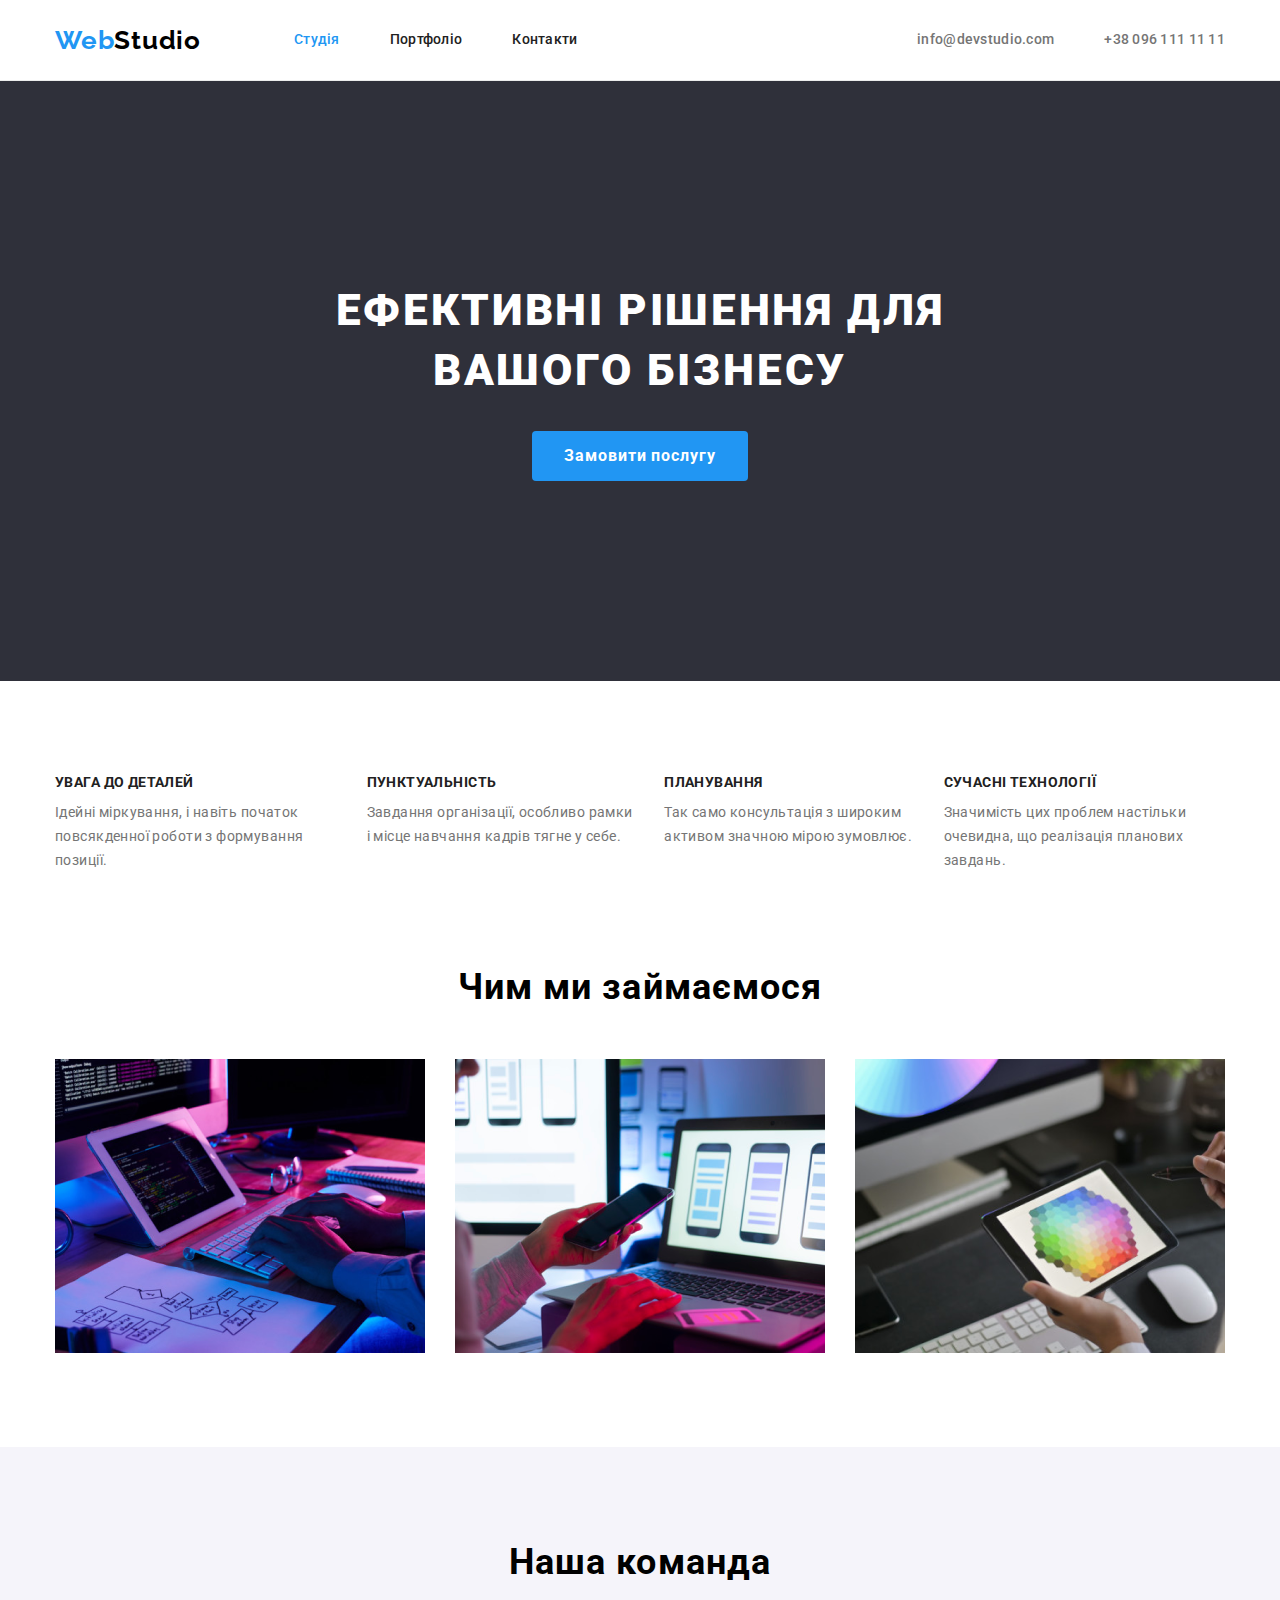
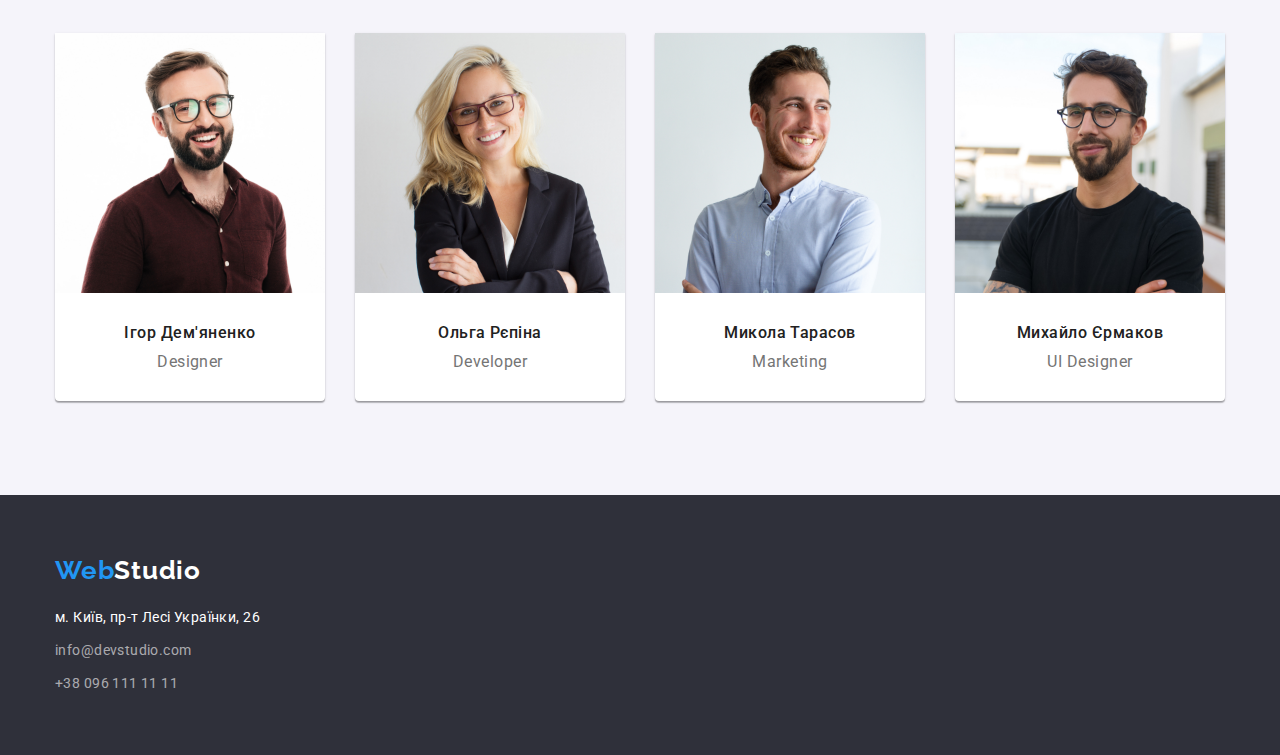
<file: index.html>
<!DOCTYPE html>
<html lang="ukr">
  <head>
    <meta charset="UTF-8" />
    <meta http-equiv="X-UA-Compatible" content="IE=edge" />
    <meta name="viewport" content="width=device-width, initial-scale=1.0" />
    <title>WebStudio</title>
    <link rel="preconnect" href="https://fonts.googleapis.com" />
    <link rel="preconnect" href="https://fonts.gstatic.com" crossorigin />
    <link
      href="https://fonts.googleapis.com/css2?family=Raleway:wght@700&family=Roboto:wght@400;500;700;900&display=swap"
      rel="stylesheet"
    />
    <link
      rel="stylesheet"
      href="https://cdnjs.cloudflare.com/ajax/libs/modern-normalize/0.6.0/modern-normalize.min.css"
    />
    <link rel="stylesheet" href="./css/styles.css" />
  </head>
  <body>
    <header class="header">
      <div class="container head">
        <nav class="main-navigation">
          <a href="/index.html" class="main-logo"
            >Web<span class="main-logo-span">Studio</span>
          </a>
          <ul class="main-nav list">
            <li class="item">
              <a href="./index.html" class="header-link current">Студія</a>
            </li>
            <li class="item">
              <a href="./portfolio.html" class="header-link">Портфоліо</a>
            </li>
            <li class="item">
              <a href="" class="header-link">Контакти</a>
            </li>
          </ul>
        </nav>
        <ul class="main-contacts list">
          <li class="item">
            <a href="mailto:info@devstudio.com" class="header-contacts">
              info@devstudio.com
            </a>
          </li>
          <li class="item">
            <a href="tel:+380961111111" class="header-contacts">
              +38 096 111 11 11
            </a>
          </li>
        </ul>
      </div>
    </header>
    <main>
      <section class="hero">
        <div class="container">
          <h1 class="effective-solutions">
            ЕФЕКТИВНІ РІШЕННЯ ДЛЯ ВАШОГО БІЗНЕСУ
          </h1>
          <button type="button" class="button-main">Замовити послугу</button>
        </div>
      </section>
      <section class="section strenght-sides">
        <div class="container">
          <h2 class="main-strengths-title">Наші сильні сторони</h2>
          <ul class="strengths list">
            <li class="item">
              <h3 class="strengths-title">УВАГА ДО ДЕТАЛЕЙ</h3>
              <p class="strengths-text">
                Ідейні міркування, і навіть початок повсякденної роботи з
                формування позиції.
              </p>
            </li>
            <li class="item">
              <h3 class="strengths-title">ПУНКТУАЛЬНІСТЬ</h3>
              <p class="strengths-text">
                Завдання організації, особливо рамки і місце навчання кадрів
                тягне у себе.
              </p>
            </li>
            <li class="item">
              <h3 class="strengths-title">ПЛАНУВАННЯ</h3>
              <p class="strengths-text">
                Так само консультація з широким активом значною мірою зумовлює.
              </p>
            </li>
            <li class="item">
              <h3 class="strengths-title">СУЧАСНІ ТЕХНОЛОГІЇ</h3>
              <p class="strengths-text">
                Значимість цих проблем настільки очевидна, що реалізація
                планових завдань.
              </p>
            </li>
          </ul>
        </div>
      </section>
      <section class="section what-we-do">
        <div class="container">
          <h2 class="what-we-do">Чим ми займаємося</h2>
          <ul class="our-works list">
            <li class="item">
              <a href="" class="example"
                ><img
                  src="./images/desktop1.png"
                  alt="Робочий стіл №1"
                  width="370"
                  height="294"
                />
              </a>
            </li>
            <li class="item">
              <a href=""
                ><img
                  src="./images/desktop2.png"
                  alt="Робочий стіл №2"
                  width="370"
                  height="294"
                />
              </a>
            </li>
            <li class="item">
              <a href=""
                ><img
                  src="./images/desktop3.png"
                  alt="Робочий стіл №3"
                  width="370"
                  height="294"
                />
              </a>
            </li>
          </ul>
        </div>
      </section>
      <section class="section our-team">
        <div class="container our-team">
          <h2 class="main-title">Наша команда</h2>
          <ul class="participants list">
            <li class="members-team">
              <img
                src="./images/Ігор_Дем'яненко.jpg"
                alt="Ігор Дем'яненко"
                width="270"
                height="260"
              />
              <div class="item">
                <h3 class="team-title">Ігор Дем'яненко</h3>
                <p class="team-text">Designer</p>
              </div>
            </li>
            <li class="members-team">
              <img
                src="./images/Ольга_Рєпіна.jpg"
                alt="Ольга Рєпіна"
                width="270"
                height="260"
              />
              <div class="item">
                <h3 class="team-title">Ольга Рєпіна</h3>
                <p class="team-text">Developer</p>
              </div>
            </li>
            <li class="members-team">
              <img
                src="./images/Микола_Тарасов.jpg"
                alt="Микола Тарасов"
                width="270"
                height="260"
              />
              <div class="item">
                <h3 class="team-title">Микола Тарасов</h3>
                <p class="team-text">Marketing</p>
              </div>
            </li>
            <li class="members-team">
              <img
                src="./images/Михайло_Єрмаков.jpg"
                alt="Михайло Єрмаков"
                width="270"
                height="260"
              />
              <div class="item">
                <h3 class="team-title">Михайло Єрмаков</h3>
                <p class="team-text">UI Designer</p>
              </div>
            </li>
          </ul>
        </div>
      </section>
    </main>
    <footer>
      <div class="container footer">
        <a href="/index.html" class="footer-logo"
          >Web<span class="footer-logo-span">Studio</span>
        </a>
        <address>
          <ul class="footer-nav">
            <li class="item">
              <a
                href="https://www.google.com/maps/place/%D0%B1%D1%83%D0%BB%D1%8C%D0%B2%D0%B0%D1%80+%D0%9B%D0%B5%D1%81%D1%96+%D0%A3%D0%BA%D1%80%D0%B0%D1%97%D0%BD%D0%BA%D0%B8,+26,+%D0%9A%D0%B8%D1%97%D0%B2,+02000/@50.4265807,30.5383858,17z/data=!3m1!4b1!4m5!3m4!1s0x40d4cf0e033ecbe9:0x57a4dffefec77da0!8m2!3d50.4265807!4d30.5383858"
                class="footer-address"
                >м. Київ, пр-т Лесі Українки, 26
              </a>
            </li>
            <li class="item">
              <a href="mailto:info@devstudio.com" class="footer-contacts"
                >info@devstudio.com
              </a>
            </li>
            <li class="item">
              <a href="tel:+380961111111" class="footer-contacts"
                >+38 096 111 11 11
              </a>
            </li>
          </ul>
        </address>
      </div>
    </footer>
  </body>
</html>
</file>
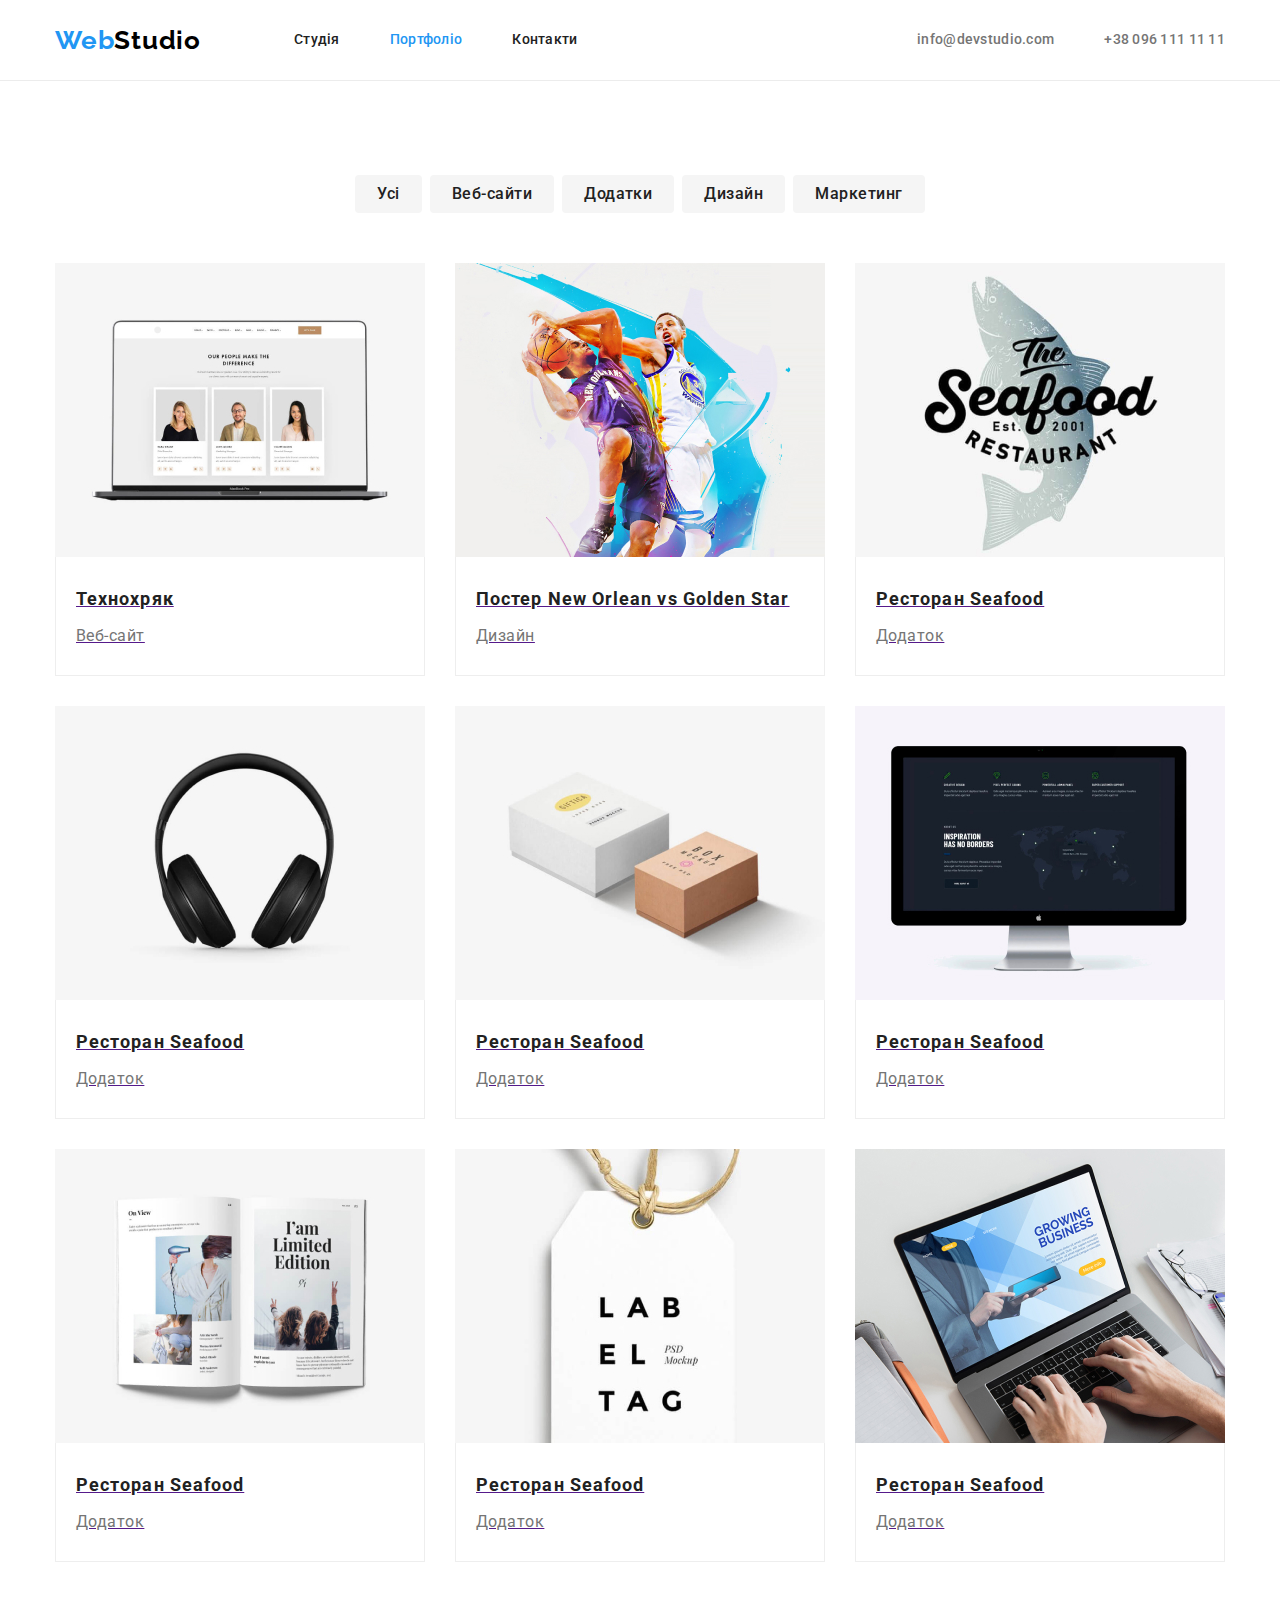
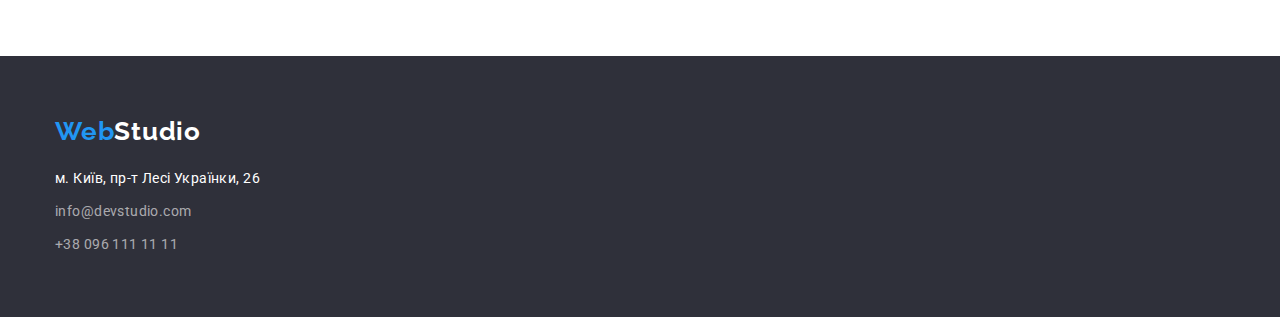
<file: portfolio.html>
<!DOCTYPE html>
<html lang="ukr">
  <head>
    <meta charset="UTF-8" />
    <meta http-equiv="X-UA-Compatible" content="IE=edge" />
    <meta name="viewport" content="width=device-width, initial-scale=1.0" />
    <title>WebStudio</title>
    <link rel="preconnect" href="https://fonts.googleapis.com" />
    <link rel="preconnect" href="https://fonts.gstatic.com" crossorigin />
    <link
      href="https://fonts.googleapis.com/css2?family=Raleway:wght@700&family=Roboto:wght@400;500;700;900&display=swap"
      rel="stylesheet"
    />
    <link
      rel="stylesheet"
      href="https://cdnjs.cloudflare.com/ajax/libs/modern-normalize/0.6.0/modern-normalize.min.css"
    />
    <link rel="stylesheet" href="./css/styles.css" />
  </head>
  <body>
   <header class="header">
      <div class="container head">
        <nav class="main-navigation">
          <a href="/index.html" class="main-logo"
            >Web<span class="main-logo-span">Studio</span>
          </a>
          <ul class="main-nav list">
            <li class="item">
              <a href="./index.html" class="header-link">Студія</a>
            </li>
            <li class="item">
              <a href="./portfolio.html" class="header-link current">Портфоліо</a>
            </li>
            <li class="item">
              <a href="" class="header-link">Контакти</a>
            </li>
          </ul>
        </nav>
        <ul class="main-contacts list">
          <li class="item">
            <a href="mailto:info@devstudio.com" class="header-contacts">
              info@devstudio.com
            </a>
          </li>
          <li class="item">
            <a href="tel:+380961111111" class="header-contacts">
              +38 096 111 11 11
            </a>
          </li>
        </ul>
      </div>
    </header>
    <main>
      <section class="section portfolio">
       <div class="container">
         <h1 class="main-projects-title">Приклади робіт</h1>
         <ul class="projects-nav list">
           <li class="item">
             <button type="button" class="button-portfolio">Усі</button>
           </li>
           <li class="item">
             <button type="button" class="button-portfolio">Веб-сайти</button>
           </li>
           <li class="item">
             <button type="button" class="button-portfolio">Додатки</button>
           </li>
           <li class="item">
             <button type="button" class="button-portfolio">Дизайн</button>
           </li>
           <li class="item">
             <button type="button" class="button-portfolio">Маркетинг</button>
           </li>
         </ul>
         <ul class="projects-example list">
           <li class="item">
             <a href="">
                <img
                 src="./images/технохряк.jpg"
                 alt="Технохряк"
                 width="370"
                 height="294"
                />
                <div class="caption-projects-example">
                   <h2 class="projects-title">Технохряк</h2>
                   <p class="projects-text">Веб-сайт</p>
                </div>
             </a>
           </li>
           <li class="item">
             <a href="">
               <img
                 src="./images/golden_star.jpg"
                 alt="Постер New Orlean vs Golden Star"
                 width="370"
                 height="294"
               />
               <div class="caption-projects-example">
                 <h2 class="projects-title">Постер New Orlean vs Golden Star</h2>
                 <p class="projects-text">Дизайн</p>
               </div>
             </a>
           </li>
           <li class="item">
             <a href="">
               <img
                 src="./images/seafood.jpg"
                 alt="Ресторан Seafood"
                 width="370"
                 height="294"
                />
               <div class="caption-projects-example">
                 <h2 class="projects-title">Ресторан Seafood</h2>
                 <p class="projects-text">Додаток</p>
               </div>
             </a>
           </li>
           <li class="item">
             <a href="">
                <img
                 src="./images/prime.jpg"
                 alt="Проєкт Prime"
                 width="370"
                 height="294"
               />
               <div class="caption-projects-example">
                 <h2 class="projects-title">Ресторан Seafood</h2>
                 <p class="projects-text">Додаток</p>
               </div>
             </a>
           </li>
           <li class="item">
             <a href="">
                <img
                 src="./images/boxes.jpg"
                 alt="Проєкт Boxes"
                 width="370"
                 height="294"
               />
               <div class="caption-projects-example">
                 <h2 class="projects-title">Ресторан Seafood</h2>
                 <p class="projects-text">Додаток</p>
               </div>
             </a>
           </li>
           <li class="item">
             <a href="">
               <img
                 src="./images/inspiration_has_no_borders.jpg"
                 alt="Inspiration has no Borders"
                 width="370"
                 height="294"
                />
               <div class="caption-projects-example">
                 <h2 class="projects-title">Ресторан Seafood</h2>
                 <p class="projects-text">Додаток</p>
               </div>
             </a>
           </li>
           <li class="item">
             <a href="">
                <img
                 src="./images/limited_edition.jpg"
                 alt="Видання Limited Edition"
                 width="370"
                 height="294"
               />
               <div class="caption-projects-example">
                 <h2 class="projects-title">Ресторан Seafood</h2>
                 <p class="projects-text">Додаток</p>
               </div>
             </a>
           </li>
           <li class="item">
             <a href="">
               <img
                 src="./images/label_tag.jpg"
                 alt="Проєкт LAB"
                 width="370"
                 height="294"
               />
               <div class="caption-projects-example">
                 <h2 class="projects-title">Ресторан Seafood</h2>
                 <p class="projects-text">Додаток</p>
               </div>
             </a>
           </li>
           <li class="item">
             <a href="">
               <img
                 src="./images/growing_businnes.jpg"
                 alt="Growing Business"
                 width="370"
                 height="294"
               />
               <div class="caption-projects-example">
                 <h2 class="projects-title">Ресторан Seafood</h2>
                 <p class="projects-text">Додаток</p>
               </div>
             </a>
           </li>
         </ul>
        </div>
      </section>
    </main>
    <footer>
      <div class="container footer">
        <a href="/index.html" class="footer-logo"
          >Web<span class="footer-logo-span">Studio</span>
        </a>
        <address>
          <ul class="footer-nav">
            <li class="item">
              <a
                href="https://www.google.com/maps/place/%D0%B1%D1%83%D0%BB%D1%8C%D0%B2%D0%B0%D1%80+%D0%9B%D0%B5%D1%81%D1%96+%D0%A3%D0%BA%D1%80%D0%B0%D1%97%D0%BD%D0%BA%D0%B8,+26,+%D0%9A%D0%B8%D1%97%D0%B2,+02000/@50.4265807,30.5383858,17z/data=!3m1!4b1!4m5!3m4!1s0x40d4cf0e033ecbe9:0x57a4dffefec77da0!8m2!3d50.4265807!4d30.5383858"
                class="footer-address"
                >м. Київ, пр-т Лесі Українки, 26
              </a>
            </li>
            <li class="item">
              <a href="mailto:info@devstudio.com" class="footer-contacts"
                >info@devstudio.com
              </a>
            </li>
            <li class="item">
              <a href="tel:+380961111111" class="footer-contacts"
                >+38 096 111 11 11
              </a>
            </li>
          </ul>
        </address>
      </div>
    </footer>
  <body>
</hml>
</file>
<file: css/styles.css>
:root {
    --primary-text-color: #757575;
    --next-primary-text-color: #000000;
    --title-text-color: #212121;
    --accent-color: #2196F3;
    --main-background-color: #ffffff;
    --accent-background-color: #2F303A;
    --main-team-color: #F5F5F5;
    --footer-contacts-color: #FFFFFF99;
    --border-color: #ECECEC;
    --portfolio-border-color: #EEEEEE;
    --our-team-main-color: #F5F4FA;
}

/* ЗАГАЛЬНІ ВЛАСТИВОСТІ БОКСІВ */
html {
    box-sizing: border-box;
}
body {
    background-color: var(--main-background-color);
    font-family: 'Roboto', sans-serif;
}

/* Загальне скидання стилів для певних елементів */
h1, h2, h3, h4, h5, h6, p, ul {
    margin: 0px 0px 0px 0px;
    padding: 0px 0px 0px 0px;
}

.list {
    list-style: none;
}

.container {
    width: 1200px;
    padding-left: 15px;
    padding-right: 15px;
    margin: 0 auto;
}


/* РОЗМІЧАЄМО ХЕДЕР СТОРІНКИ */
.container.head {
    display: flex;
}
.header {
    border-bottom: 1px solid var(--border-color); 
}
.main-navigation {
    display: flex;
    align-items: center;
}
/* Головний логотип */
.main-logo {
    color: var(--accent-color);
    font-family: 'Raleway';
    font-weight: 700;
    font-size: 26px;
    line-height: 1.19;
    letter-spacing: 0.03em;
    text-decoration: none;
}
.main-logo-span {
    color: var(--next-primary-text-color);
}

/* Головна навігація */
.main-nav {
    display: flex;
    margin: 0px 0px 0px 93px;
    padding-left: 0px;
}
.main-nav .item {
    margin-right: 50px;
}
.main-nav .item:last-child {
    margin-right: 0;
}
.header-link {
    /* ОФОРМЛЕННЯ БОКСУ */
    display: block;
    padding-top: 32px;
    padding-bottom: 32px;

    /* СТИЛІЗАЦІЯ */
    color: var(--title-text-color);                                                                                                                                                            
    font-weight: 500;
    font-size: 14px;
    line-height: 1.14;
    letter-spacing: 0.02em;
    text-decoration: none;
}

.current {
    color: var(--accent-color);
}

.header-link:hover,
.header-link:focus,
.header-contacts:hover,
.header-contacts:focus {
    color: var(--accent-color);
}

/* Контакти в хедері */
.main-contacts {
    display: flex;
    margin-left: auto;
    padding-left: 0px;
}

.header-contacts {
    /* оформлення бокс контейнер */
    display: block;
    margin-top: 0;
    margin-bottom: 0;
    padding-top: 32px;
    padding-bottom: 32px;

    /* Стилізація */
    color: var(--primary-text-color);
    font-weight: 500;
    font-size: 14px;
    line-height: 1.14;
    letter-spacing: 0.02em;
    text-decoration: none;
}
.main-contacts .item + .item {
    /* оформлення бокс контейнер */
    margin-left: 50px;
}

/* Тіло сайту */
/* .main-nav, .main-contacts, .strengths, .our-works, .participants, .footer-nav, .projects-nav, .projects-example
{
    list-style-type: none;
} */

.hero {
    background-color: var(--accent-background-color);
    text-align: center;
    padding: 200px 0;
}
.effective-solutions {
    margin-left: auto;
    margin-right: auto;
    margin-top: 0px;
    margin-bottom: 30px;
    width: 696px;
   
    /* візуальні властивості */
    color: var(--main-background-color);
    font-weight: 900;
    font-size: 44px;
    line-height: 1.36;
    text-align: center;
    letter-spacing: 0.06em;
    text-transform: uppercase;
}

/* Розмічаємо всі кнопки сайту */
.button-main, .button-portfolio {
cursor: pointer;
}
.button-main {
    /* оформлення бокс контейнер */
    display: block;
    margin: auto;
    padding: 10px 32px;
    
    /* Стилізація */
    cursor: pointer;

    font-family: 'Roboto', sans-serif;
    background-color: var(--accent-color);
    color: var(--main-background-color);
    border: none;
    border-radius: 4px;
    font-weight: 700;
    font-size: 16px;
    line-height: 1.88;
    display: flex;
    align-items: center;
    text-align: center;
    letter-spacing: 0.06em;
}
.button-portfolio {
    /* оформлення бокс контейнер */
    padding: 6px 22px;
     
    /* Стилізація */
    cursor: pointer;

    font-family: 'Roboto', sans-serif;
    background-color: var(--main-team-color);
    color: var(--title-text-color);
    border: none;
    border-radius: 4px;
    font-weight: 500;
    font-size: 16px;
    line-height: 1.63;
    display: flex;
    align-items: center;
    text-align: center;
    letter-spacing: 0.03em;
}

.button-main:hover, .button-main:active, .button-main:focus {
    background-color: var(--accent-color);
    color: var(--main-background-color);
}
.button-main:hover
{
    box-shadow: 0px 4px 4px rgba(0, 0, 0, 0.15);
}

/* РОЗМІЧАЄМО СИЛЬНІ СТОРОНИ */
.what-we-do, .team-main-title {
    margin-bottom: 50px;

    /* Стилізація */
    font-weight: 700;
    font-size: 36px;
    line-height: 1.17;
    text-align: center;
    letter-spacing: 0.03em;
}
.section.strenght-sides {
    background-color:var(--main-background-color);
    padding: 94px 0;
}
.strengths {
    display: flex;
}
.strengths .item {
    margin-left: 30px;
}
.strengths .item:first-child {
    margin-left: 0px;
}
.main-strengths-title {
    display: none;
}
.strengths-title {
    /* оформлення бокс контейнер */
    margin-bottom: 10px;

    /* стилізація */
    color: var(--title-text-color);
    font-weight: 700;
    font-size: 14px;
    line-height: 1.14;
    letter-spacing: 0.03em;
    text-transform: uppercase;
}
.strengths-text {
    /* оформлення бокс контейнер */
    margin-top: 0;
    margin-bottom: 0;
      
    /* стилізація */
    color: var(--primary-text-color);
    font-size: 14px;
    line-height: 1.71;
    letter-spacing: 0.03em;
}
/* РОЗМІЧАЄМО "ЩО МИ РОБИМО" */
.section.what-we-do {
    margin-bottom: 0px;
    padding-bottom: 94px;
    background-color: var(--main-background-color);
}

.our-works {
    display: flex;
}
.our-works .item {
    margin-right: 30px;
}
.our-works .item:last-child {
    margin-right: 0px;
}
img {
    display: block;
    max-width: 100%;
    height: auto;
}
/* Наша команда */
.section.our-team {
    background-color: var(--our-team-main-color);
    padding: 94px 0px;
}
.main-title {
    /* оформлення бокс контейнер */
    display: block;
    margin-bottom: 50px;

    /* Стилізація */
    font-weight: 700;
    font-size: 36px;
    line-height: 1.17;
    text-align: center;
    letter-spacing: 0.03em;
}
.participants {
    display: flex;
}
.members-team {
    background-color: var(--main-background-color);
    margin-right: 30px;
    border-radius: 0px 0px 4px 4px;
    box-shadow: 0px 1px 3px rgba(0, 0, 0, 0.12), 0px 1px 1px rgba(0, 0, 0, 0.14), 0px 2px 1px rgba(0, 0, 0, 0.2);
}
.members-team .item {
    margin-top: 30px;
    margin-bottom: 30px;
}
.members-team:last-child {
    margin-right: 0px;
}
.team-title {
    /* оформлення бокс контейнер */
    margin-bottom: 10px;

    /* стилізація */
    color: var(--title-text-color);
    font-weight: 500;
    font-size: 16px;
    line-height: 1.19;
    text-align: center;
    letter-spacing: 0.03em;
}
.team-text {
    /* оформлення бокс контейнер */
    margin-top: 0;
    margin-bottom: 0;
    
    /* стилізація */
    color: var(--primary-text-color);
    font-size: 16px;
    line-height: 1.19;
    text-align: center;
    letter-spacing: 0.03em;
}


/* Розмічаємо Portfolio */
.section.portfolio {
    padding-top: 94px;
    padding-bottom: 94px;
}
.main-projects-title {
    display: none;
}
.projects-nav {
    display: flex;
    justify-content: center;
    margin: 0px 0px 50px 0px;
    padding: 0px;
}

.button-portfolio:hover,
.button-portfolio:active,
.button-portfolio:focus {
    color: var(--main-background-color);
    background-color: var(--accent-color);
}
.button-portfolio:hover {
    box-shadow: 0px 3px 1px rgba(0, 0, 0, 0.1), 0px 1px 2px rgba(0, 0, 0, 0.08), 0px 2px 2px rgba(0, 0, 0, 0.12);

}
.projects-nav .item {
    margin-right: 8px;
}
.projects-nav .item:last-child {
    margin-right: 0px;
}
.projects-example {
    display: flex;
    flex-wrap: wrap;
    padding: 0px;
    gap: 30px;
}
.caption-projects-example {
    padding: 24px 20px;
    border-left: 1px solid var(--portfolio-border-color);
    border-right: 1px solid var(--portfolio-border-color);
    border-bottom: 1px solid var(--portfolio-border-color);
}

.projects-example .list:nth-child(3n+3) {
    margin-right: 0px;
}

.projects-title {
    color: var(--title-text-color);
    font-weight: 700;
    font-size: 18px;
    line-height: 2.00;
    letter-spacing: 0.06em;
    margin-bottom: 4px;
}
.projects-text {
    color: var(--primary-text-color);
    font-weight: 400;
    font-size: 16px;
    line-height: 1.88;
    letter-spacing: 0.03em;
}


/* Розмічаємо футер сторінки */
footer {
    background-color: var(--accent-background-color);
    padding-top: 60px;
    padding-bottom: 60px;
}
.footer-nav {
    display: block;
    padding: 0px;
    margin: 0px;
}

.footer-nav .item {
    display: block;
    margin-bottom: 9px;
}
.footer-nav .item:last-child {
    margin-bottom: 0px;
}
.footer-logo {
    display: block;
    margin: 0px 0px 20px 0px;


    /* Стилізація */
    color: var(--accent-color);
    font-family: 'Raleway', sans-serif;
    font-weight: 700;
    font-size: 26px;
    line-height: 1.19;
    letter-spacing: 0.03em;
    text-decoration: none;
}
.footer-logo-span {
    color:var(--main-background-color);
}
.footer-address {
    color: var(--main-background-color);
    font-style: normal;
    font-weight: 400;
    font-size: 14px;
    line-height: 1.71;
    letter-spacing: 0.03em;
    text-decoration: none;
}
.footer-contacts {
    color: var(--footer-contacts-color);
    font-style: normal;
    font-weight: 400;
    font-size: 14px;
    line-height: 1.71;
    letter-spacing: 0.03em;
    text-decoration: none;
    
}
.footer-address:hover, .footer-address:focus, .footer-contacts:hover, .footer-contacts:focus {
    color: var(--accent-color)
}
</file>
